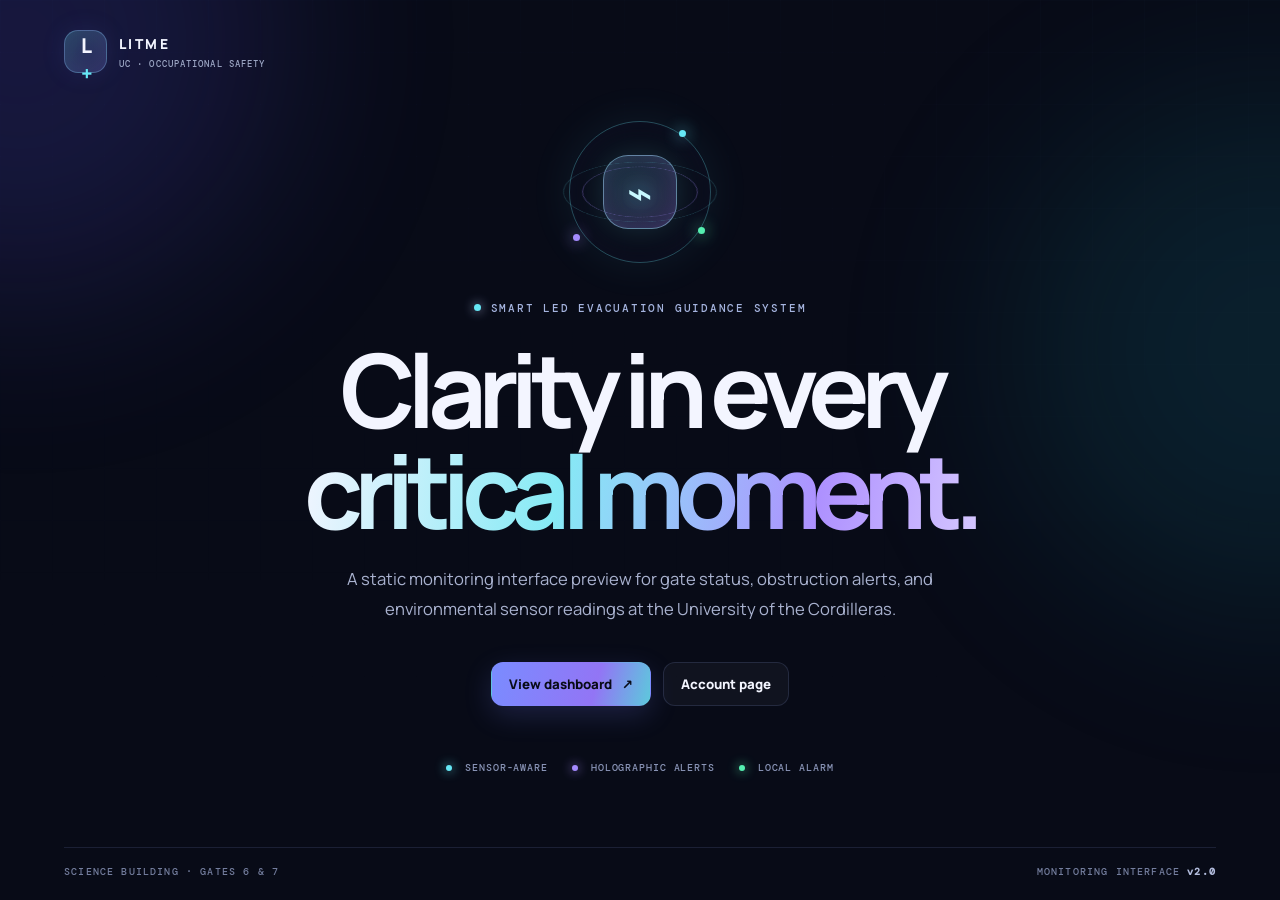
<file: index.html>
<!doctype html>
<html lang="en">
  <head><meta charset="utf-8"><meta name="viewport" content="width=device-width,initial-scale=1"><meta name="theme-color" content="#080b17"><title>LitMe | Smart Evacuation Monitoring</title><link rel="stylesheet" href="styles.css"></head>
  <body class="welcome-page"><div class="aurora a1"></div><div class="aurora a2"></div><div class="scan-grid"></div>
    <main class="welcome-shell"><a class="brand" href="index.html"><span class="brand-mark">L<span>+</span></span><span>LITME<small>UC · OCCUPATIONAL SAFETY</small></span></a>
      <div class="welcome-center"><div class="orbital"><div class="orbital-core"><span class="core-icon">⌁</span></div><span class="orbit-dot d1"></span><span class="orbit-dot d2"></span><span class="orbit-dot d3"></span></div>
        <p class="eyebrow"><span class="live-dot"></span> SMART LED EVACUATION GUIDANCE SYSTEM</p><h1>Clarity in every<br><span class="gradient-text">critical moment.</span></h1>
        <p class="welcome-copy">A static monitoring interface preview for gate status, obstruction alerts, and environmental sensor readings at the University of the Cordilleras.</p>
        <div class="welcome-actions"><a class="btn btn-primary" href="dashboard.html">View dashboard <span>↗</span></a><a class="btn btn-glass" href="auth.html">Account page</a></div>
        <div class="welcome-foot"><span><i class="tiny-dot cyan"></i> SENSOR-AWARE</span><span><i class="tiny-dot violet"></i> HOLOGRAPHIC ALERTS</span><span><i class="tiny-dot green"></i> LOCAL ALARM</span></div>
      </div><div class="welcome-bottom"><span>SCIENCE BUILDING · GATES 6 & 7</span><span>MONITORING INTERFACE <b>v2.0</b></span></div>
    </main>
  </body>
</html>
</file>
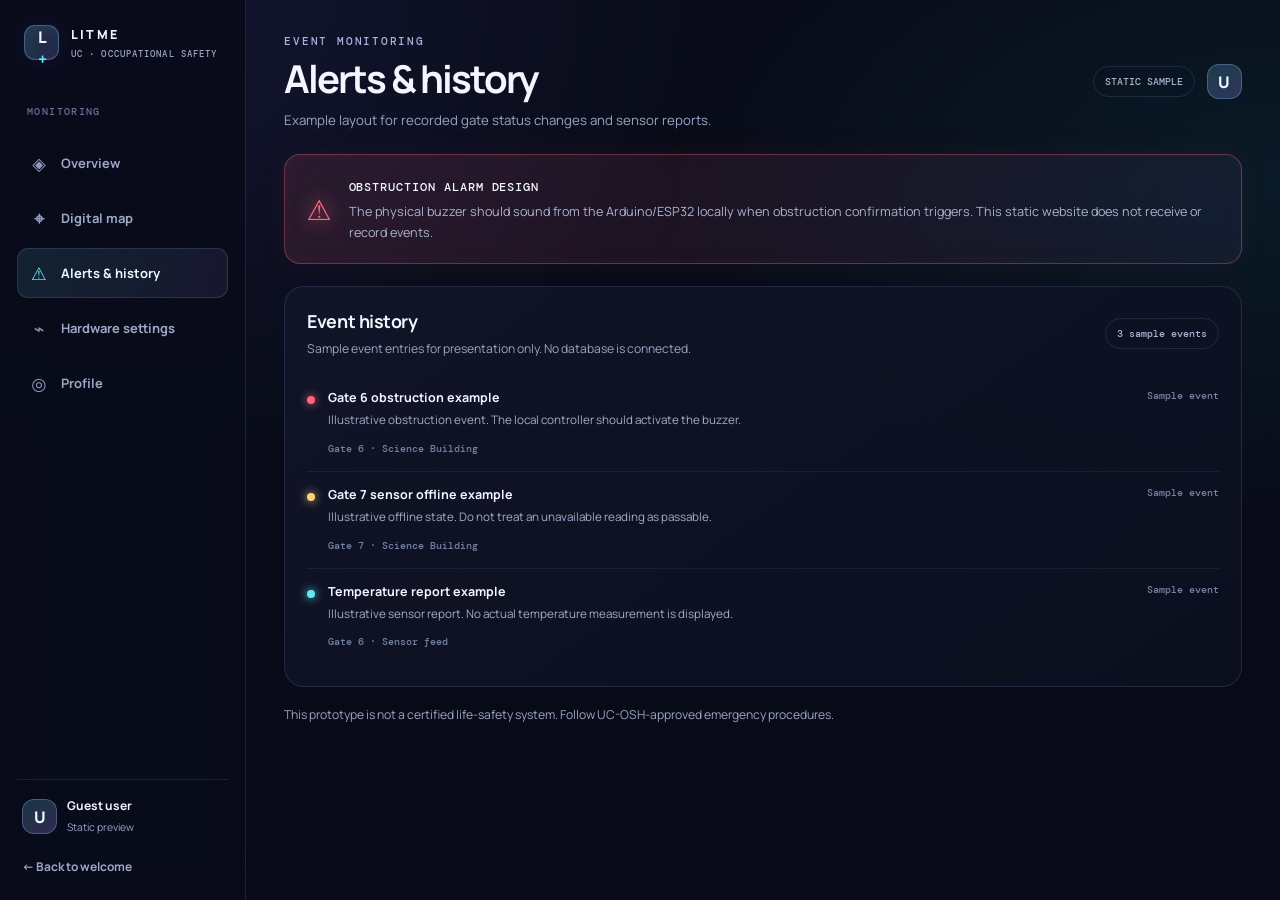
<file: alerts.html>
<!doctype html>
<html lang="en">
  <head>
    <meta charset="utf-8">
    <meta name="viewport" content="width=device-width,initial-scale=1">
    <title>Alerts | LitMe</title>
    <link rel="stylesheet" href="styles.css">
  </head>
  <body>
    <div class="app-layout">
      <aside class="sidebar">
      <a class="side-brand" href="index.html"><span class="brand-mark small">L<span>+</span></span><span>LITME<small>UC · OCCUPATIONAL SAFETY</small></span></a>
      <p class="side-section">MONITORING</p>
      <nav class="side-nav" aria-label="Main navigation">
        <a href="dashboard.html" class=""><span>◈</span>Overview</a>
        <a href="maps.html" class=""><span>⌖</span>Digital map</a>
        <a href="alerts.html" class="active"><span>⚠</span>Alerts & history</a>
        <a href="settings.html" class=""><span>⌁</span>Hardware settings</a>
        <a href="profile.html" class=""><span>◎</span>Profile</a>
      </nav>
      <div class="sidebar-bottom">
        <div class="user-mini"><span class="mini-avatar">U</span><div><b>Guest user</b><small>Static preview</small></div></div>
        <a class="side-nav-link" href="index.html">← Back to welcome</a>
      </div>
    </aside>
      <main class="app-main">
        <header class="topbar"><div><p class="eyebrow">EVENT MONITORING</p><h1>Alerts & history</h1><p class="muted">Example layout for recorded gate status changes and sensor reports.</p></div><div class="topbar-actions"><span class="pill">STATIC SAMPLE</span><a class="avatar-button" href="profile.html" aria-label="Open profile">U</a></div></header>
        <section class="holo-banner danger"><span class="holo-symbol">⚠</span><div><b>OBSTRUCTION ALARM DESIGN</b><p>The physical buzzer should sound from the Arduino/ESP32 locally when obstruction confirmation triggers. This static website does not receive or record events.</p></div></section>
        <section class="panel"><div class="section-heading"><div><h2>Event history</h2><p class="muted">Sample event entries for presentation only. No database is connected.</p></div><span class="pill">3 sample events</span></div>
          <div class="event-list">
            <article class="event-row"><span class="event-mark critical"></span><div class="event-content"><div class="event-heading"><b>Gate 6 obstruction example</b><small>Sample event</small></div><p>Illustrative obstruction event. The local controller should activate the buzzer.</p><small>Gate 6 · Science Building</small></div></article>
            <article class="event-row"><span class="event-mark warning"></span><div class="event-content"><div class="event-heading"><b>Gate 7 sensor offline example</b><small>Sample event</small></div><p>Illustrative offline state. Do not treat an unavailable reading as passable.</p><small>Gate 7 · Science Building</small></div></article>
            <article class="event-row"><span class="event-mark"></span><div class="event-content"><div class="event-heading"><b>Temperature report example</b><small>Sample event</small></div><p>Illustrative sensor report. No actual temperature measurement is displayed.</p><small>Gate 6 · Sensor feed</small></div></article>
          </div></section><p class="tiny muted">This prototype is not a certified life-safety system. Follow UC-OSH-approved emergency procedures.</p>
      </main>
    </div>
  </body>
</html>
</file>
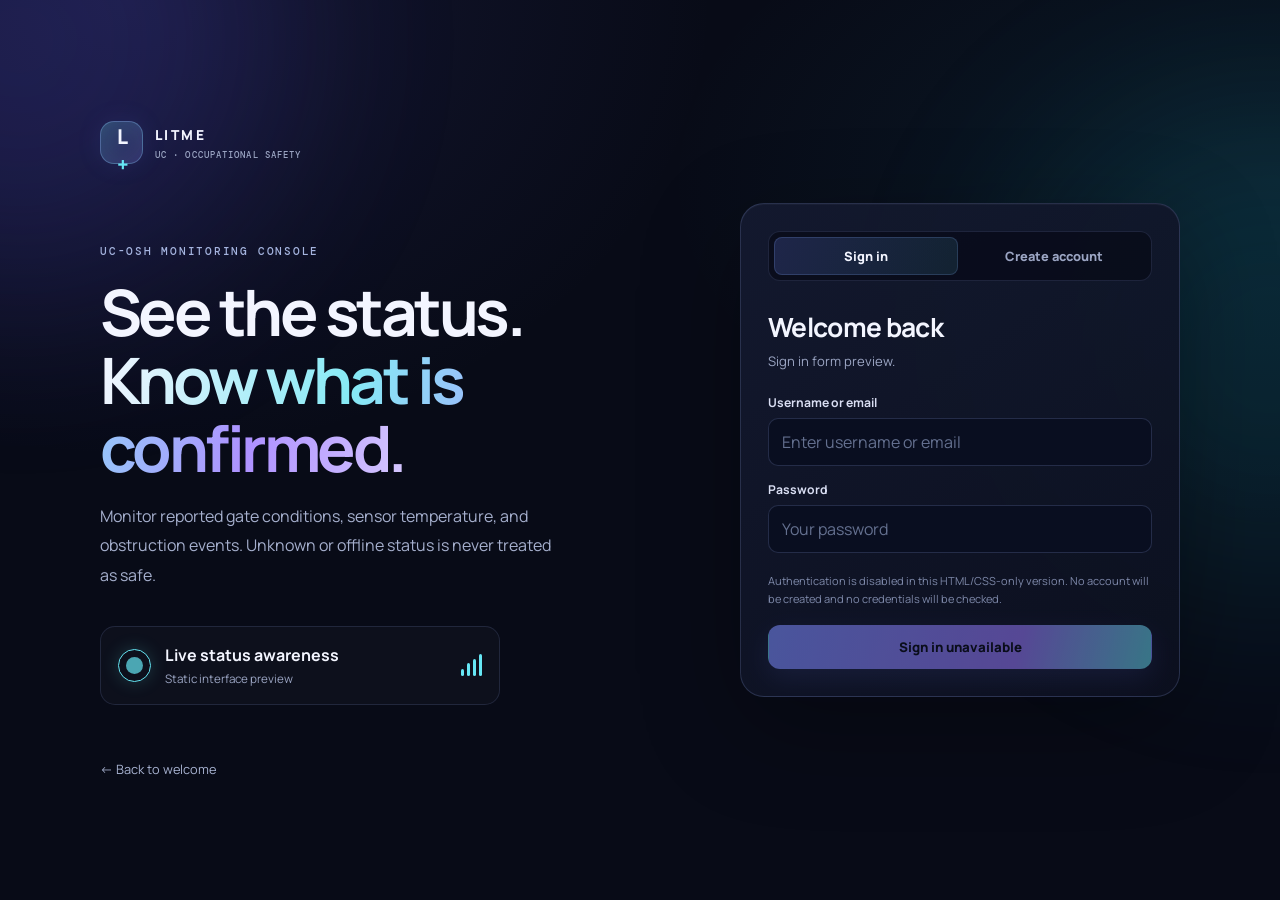
<file: auth.html>
<!doctype html>
<html lang="en">
  <head><meta charset="utf-8"><meta name="viewport" content="width=device-width,initial-scale=1"><title>Account access | LitMe</title><link rel="stylesheet" href="styles.css"></head>
  <body class="auth-page">
    <div class="aurora a1"></div><div class="aurora a2"></div>
    <main class="auth-layout">
      <section class="auth-intro"><a class="brand" href="index.html"><span class="brand-mark">L<span>+</span></span><span>LITME<small>UC · OCCUPATIONAL SAFETY</small></span></a><p class="eyebrow">UC-OSH MONITORING CONSOLE</p><h1>See the status.<br><span class="gradient-text">Know what is confirmed.</span></h1><p>Monitor reported gate conditions, sensor temperature, and obstruction events. Unknown or offline status is never treated as safe.</p><div class="mini-signal"><span class="signal-ring"></span><div><b>Live status awareness</b><small>Static interface preview</small></div><span class="signal-bars"><i></i><i></i><i></i><i></i></span></div><a class="back-link" href="index.html">← Back to welcome</a></section>
      <section class="auth-card glass-card"><div class="auth-switch">
        <input type="radio" name="auth-mode" id="login-mode" checked><input type="radio" name="auth-mode" id="signup-mode">
        <div class="auth-tabs"><label class="auth-tab login-tab" for="login-mode">Sign in</label><label class="auth-tab signup-tab" for="signup-mode">Create account</label></div>
        <div class="auth-form login-form"><h2>Welcome back</h2><p class="muted">Sign in form preview.</p><form action="#" method="get"><label for="login">Username or email</label><input id="login" name="login" autocomplete="username" placeholder="Enter username or email"><label for="login-password">Password</label><input id="login-password" name="password" type="password" autocomplete="current-password" placeholder="Your password"><p class="auth-disclaimer">Authentication is disabled in this HTML/CSS-only version. No account will be created and no credentials will be checked.</p><button class="btn btn-primary full" type="button" disabled>Sign in unavailable</button></form></div>
        <div class="auth-form signup-form"><h2>Create your account</h2><p class="muted">Create account form preview.</p><form action="#" method="get"><label for="fullName">Full name</label><input id="fullName" name="fullName" placeholder="Your name"><label for="username">Username</label><input id="username" name="username" placeholder="Choose a username"><label for="signup-email">Email address</label><input id="signup-email" name="email" type="email" placeholder="you@example.com"><label for="signup-password">Password</label><input id="signup-password" name="password" type="password" placeholder="At least 8 characters"><p class="auth-disclaimer">Account creation requires a backend. This form is for visual demonstration only.</p><button class="btn btn-primary full" type="button" disabled>Create account unavailable</button></form></div>
      </div></section>
    </main>
  </body>
</html>
</file>
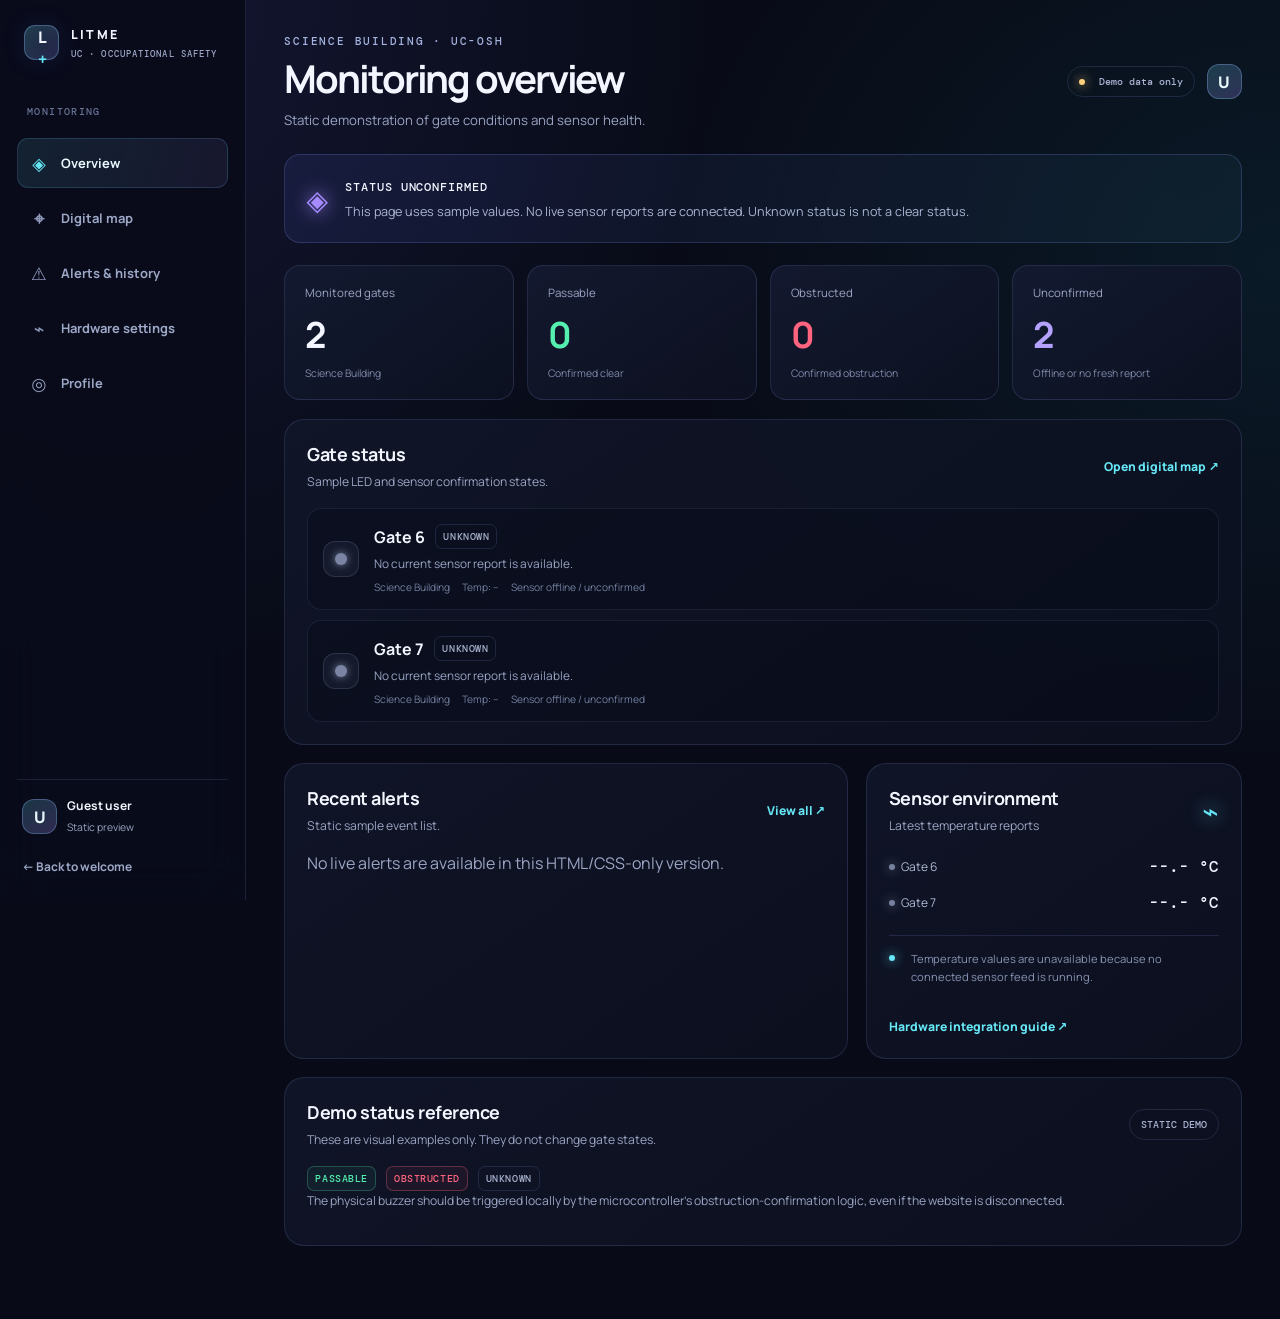
<file: dashboard.html>
<!doctype html>
<html lang="en">
  <head>
    <meta charset="utf-8">
    <meta name="viewport" content="width=device-width,initial-scale=1">
    <title>Dashboard | LitMe</title>
    <link rel="stylesheet" href="styles.css">
  </head>
  <body>
    <div class="app-layout">
      <aside class="sidebar">
      <a class="side-brand" href="index.html"><span class="brand-mark small">L<span>+</span></span><span>LITME<small>UC · OCCUPATIONAL SAFETY</small></span></a>
      <p class="side-section">MONITORING</p>
      <nav class="side-nav" aria-label="Main navigation">
        <a href="dashboard.html" class="active"><span>◈</span>Overview</a>
        <a href="maps.html" class=""><span>⌖</span>Digital map</a>
        <a href="alerts.html" class=""><span>⚠</span>Alerts & history</a>
        <a href="settings.html" class=""><span>⌁</span>Hardware settings</a>
        <a href="profile.html" class=""><span>◎</span>Profile</a>
      </nav>
      <div class="sidebar-bottom">
        <div class="user-mini"><span class="mini-avatar">U</span><div><b>Guest user</b><small>Static preview</small></div></div>
        <a class="side-nav-link" href="index.html">← Back to welcome</a>
      </div>
    </aside>
      <main class="app-main">
        <header class="topbar">
          <div><p class="eyebrow">SCIENCE BUILDING · UC-OSH</p><h1>Monitoring overview</h1><p class="muted">Static demonstration of gate conditions and sensor health.</p></div>
          <div class="topbar-actions"><span class="pill"><i class="tiny-dot amber"></i> Demo data only</span><a class="avatar-button" href="profile.html" aria-label="Open profile">U</a></div>
        </header>
        <section class="holo-banner neutral"><span class="holo-symbol">◈</span><div><b>STATUS UNCONFIRMED</b><p>This page uses sample values. No live sensor reports are connected. Unknown status is not a clear status.</p></div></section>
        <section class="stat-grid">
          <article class="stat-card"><span class="stat-label">Monitored gates</span><strong>2</strong><span class="stat-foot">Science Building</span></article>
          <article class="stat-card stat-green"><span class="stat-label">Passable</span><strong>0</strong><span class="stat-foot">Confirmed clear</span></article>
          <article class="stat-card stat-red"><span class="stat-label">Obstructed</span><strong>0</strong><span class="stat-foot">Confirmed obstruction</span></article>
          <article class="stat-card stat-violet"><span class="stat-label">Unconfirmed</span><strong>2</strong><span class="stat-foot">Offline or no fresh report</span></article>
        </section>
        <section class="panel">
          <div class="section-heading"><div><h2>Gate status</h2><p class="muted">Sample LED and sensor confirmation states.</p></div><a href="maps.html" class="text-link">Open digital map ↗</a></div>
          <div class="gate-list">
            <article class="gate-card"><div class="led unknown"><span></span></div><div class="gate-main"><div class="gate-title-row"><h3>Gate 6</h3><span class="status-chip unknown">UNKNOWN</span></div><p>No current sensor report is available.</p><div class="gate-meta"><span>Science Building</span><span>Temp: --</span><span>Sensor offline / unconfirmed</span></div></div></article>
            <article class="gate-card"><div class="led unknown"><span></span></div><div class="gate-main"><div class="gate-title-row"><h3>Gate 7</h3><span class="status-chip unknown">UNKNOWN</span></div><p>No current sensor report is available.</p><div class="gate-meta"><span>Science Building</span><span>Temp: --</span><span>Sensor offline / unconfirmed</span></div></div></article>
          </div>
        </section>
        <section class="content-grid">
          <article class="panel"><div class="section-heading"><div><h2>Recent alerts</h2><p class="muted">Static sample event list.</p></div><a href="alerts.html" class="text-link">View all ↗</a></div><div class="event-list"><p class="muted">No live alerts are available in this HTML/CSS-only version.</p></div></article>
          <article class="panel sensor-panel"><div class="section-heading"><div><h2>Sensor environment</h2><p class="muted">Latest temperature reports</p></div><span class="sensor-icon">⌁</span></div><div class="temperature-list"><div class="temp-row"><span><i class="tiny-dot gray"></i>Gate 6</span><b>--.- °C</b></div><div class="temp-row"><span><i class="tiny-dot gray"></i>Gate 7</span><b>--.- °C</b></div></div><div class="sensor-note"><span class="tiny-dot cyan"></span><p>Temperature values are unavailable because no connected sensor feed is running.</p></div><a href="settings.html" class="text-link">Hardware integration guide ↗</a></article>
        </section>
        <section class="panel"><div class="section-heading"><div><h2>Demo status reference</h2><p class="muted">These are visual examples only. They do not change gate states.</p></div><span class="pill">STATIC DEMO</span></div><div class="test-controls"><span class="status-chip passable">PASSABLE</span><span class="status-chip obstructed">OBSTRUCTED</span><span class="status-chip unknown">UNKNOWN</span></div><p class="tiny muted">The physical buzzer should be triggered locally by the microcontroller's obstruction-confirmation logic, even if the website is disconnected.</p></section>
      </main>
    </div>
  </body>
</html>
</file>
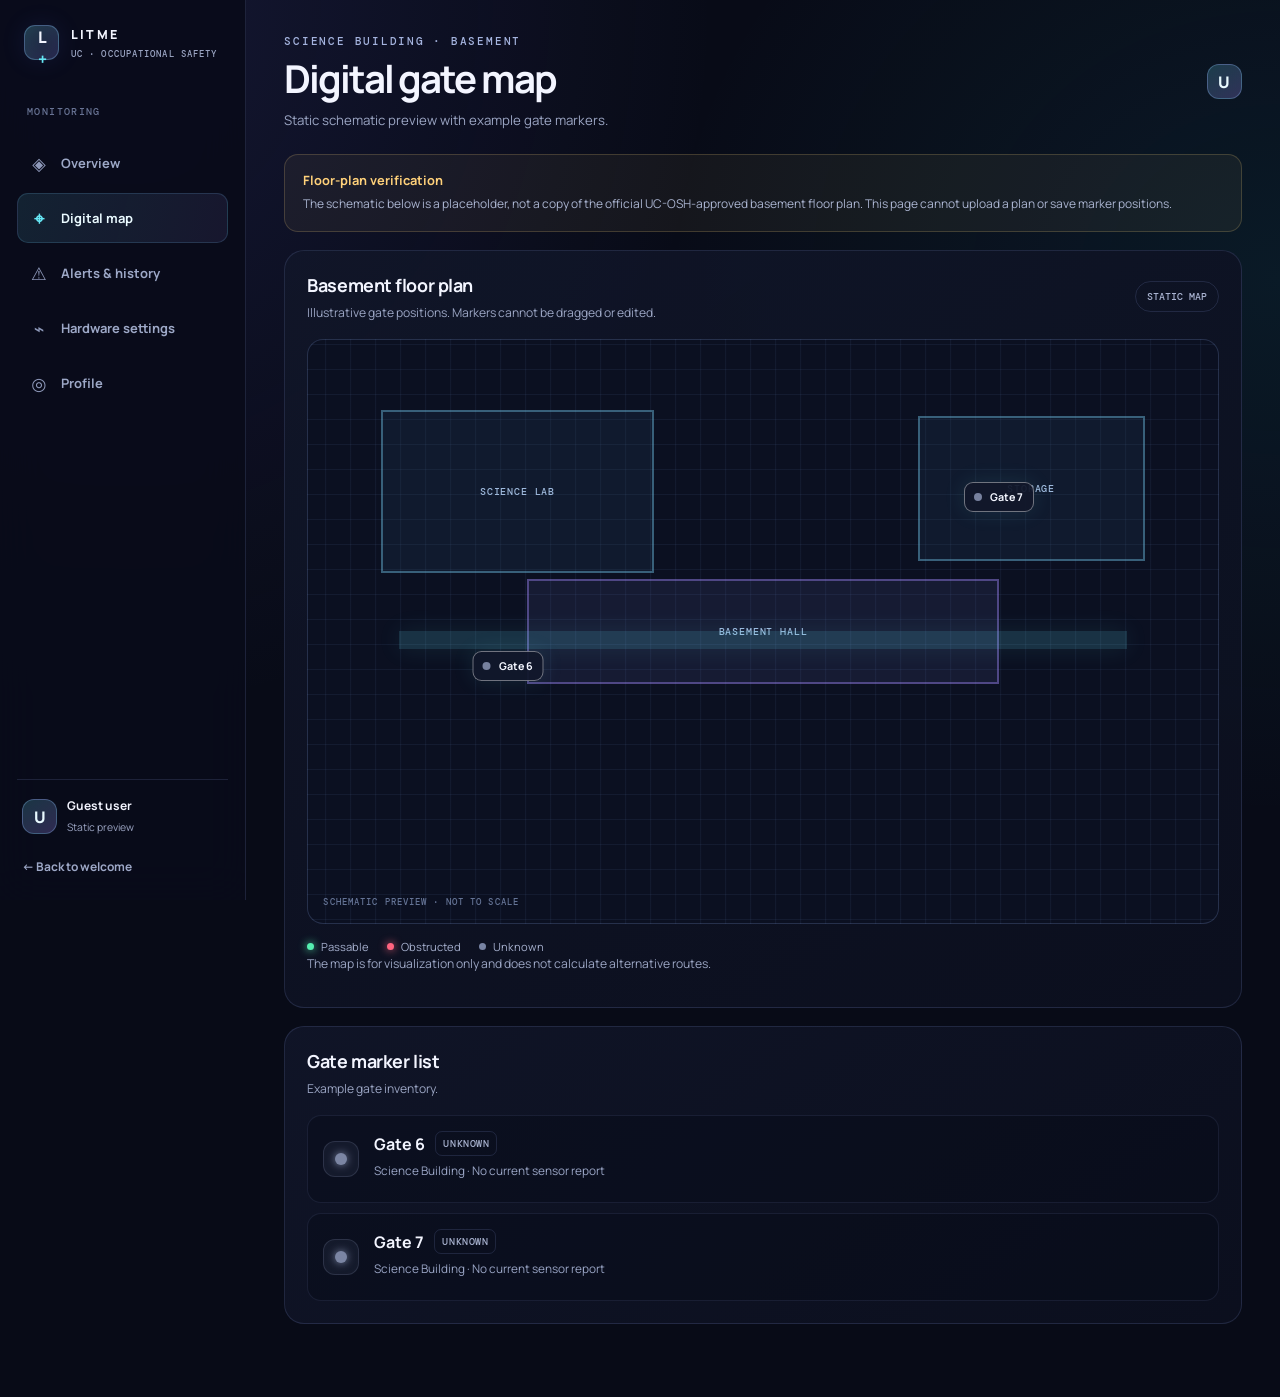
<file: maps.html>
<!doctype html>
<html lang="en">
  <head>
    <meta charset="utf-8">
    <meta name="viewport" content="width=device-width,initial-scale=1">
    <title>Digital floor plan | LitMe</title>
    <link rel="stylesheet" href="styles.css">
  </head>
  <body>
    <div class="app-layout">
      <aside class="sidebar">
      <a class="side-brand" href="index.html"><span class="brand-mark small">L<span>+</span></span><span>LITME<small>UC · OCCUPATIONAL SAFETY</small></span></a>
      <p class="side-section">MONITORING</p>
      <nav class="side-nav" aria-label="Main navigation">
        <a href="dashboard.html" class=""><span>◈</span>Overview</a>
        <a href="maps.html" class="active"><span>⌖</span>Digital map</a>
        <a href="alerts.html" class=""><span>⚠</span>Alerts & history</a>
        <a href="settings.html" class=""><span>⌁</span>Hardware settings</a>
        <a href="profile.html" class=""><span>◎</span>Profile</a>
      </nav>
      <div class="sidebar-bottom">
        <div class="user-mini"><span class="mini-avatar">U</span><div><b>Guest user</b><small>Static preview</small></div></div>
        <a class="side-nav-link" href="index.html">← Back to welcome</a>
      </div>
    </aside>
      <main class="app-main">
        <header class="topbar"><div><p class="eyebrow">SCIENCE BUILDING · BASEMENT</p><h1>Digital gate map</h1><p class="muted">Static schematic preview with example gate markers.</p></div><div class="topbar-actions"><a class="avatar-button" href="profile.html" aria-label="Open profile">U</a></div></header>
        <section class="notice notice-warning"><b>Floor-plan verification</b><span>The schematic below is a placeholder, not a copy of the official UC-OSH-approved basement floor plan. This page cannot upload a plan or save marker positions.</span></section>
        <section class="panel"><div class="section-heading"><div><h2>Basement floor plan</h2><p class="muted">Illustrative gate positions. Markers cannot be dragged or edited.</p></div><span class="pill">STATIC MAP</span></div>
          <div class="map-canvas"><div class="schematic"><div class="room room-a">SCIENCE LAB</div><div class="room room-b">BASEMENT HALL</div><div class="room room-c">STORAGE</div><div class="hallway"></div><div class="map-caption">SCHEMATIC PREVIEW · NOT TO SCALE</div></div><div class="static-markers"><span class="map-marker unknown marker-one"><i class="marker-pulse"></i><b>Gate 6</b></span><span class="map-marker unknown marker-two"><i class="marker-pulse"></i><b>Gate 7</b></span></div></div>
          <div class="map-legend"><span><i class="dot dot-green"></i> Passable</span><span><i class="dot dot-red"></i> Obstructed</span><span><i class="dot dot-gray"></i> Unknown</span></div><p class="tiny muted">The map is for visualization only and does not calculate alternative routes.</p></section>
        <section class="panel"><div class="section-heading"><div><h2>Gate marker list</h2><p class="muted">Example gate inventory.</p></div></div><div class="gate-list"><article class="gate-card"><div class="led unknown"><span></span></div><div class="gate-main"><div class="gate-title-row"><h3>Gate 6</h3><span class="status-chip unknown">UNKNOWN</span></div><p>Science Building · No current sensor report</p></div></article><article class="gate-card"><div class="led unknown"><span></span></div><div class="gate-main"><div class="gate-title-row"><h3>Gate 7</h3><span class="status-chip unknown">UNKNOWN</span></div><p>Science Building · No current sensor report</p></div></article></div></section>
      </main>
    </div>
  </body>
</html>
</file>
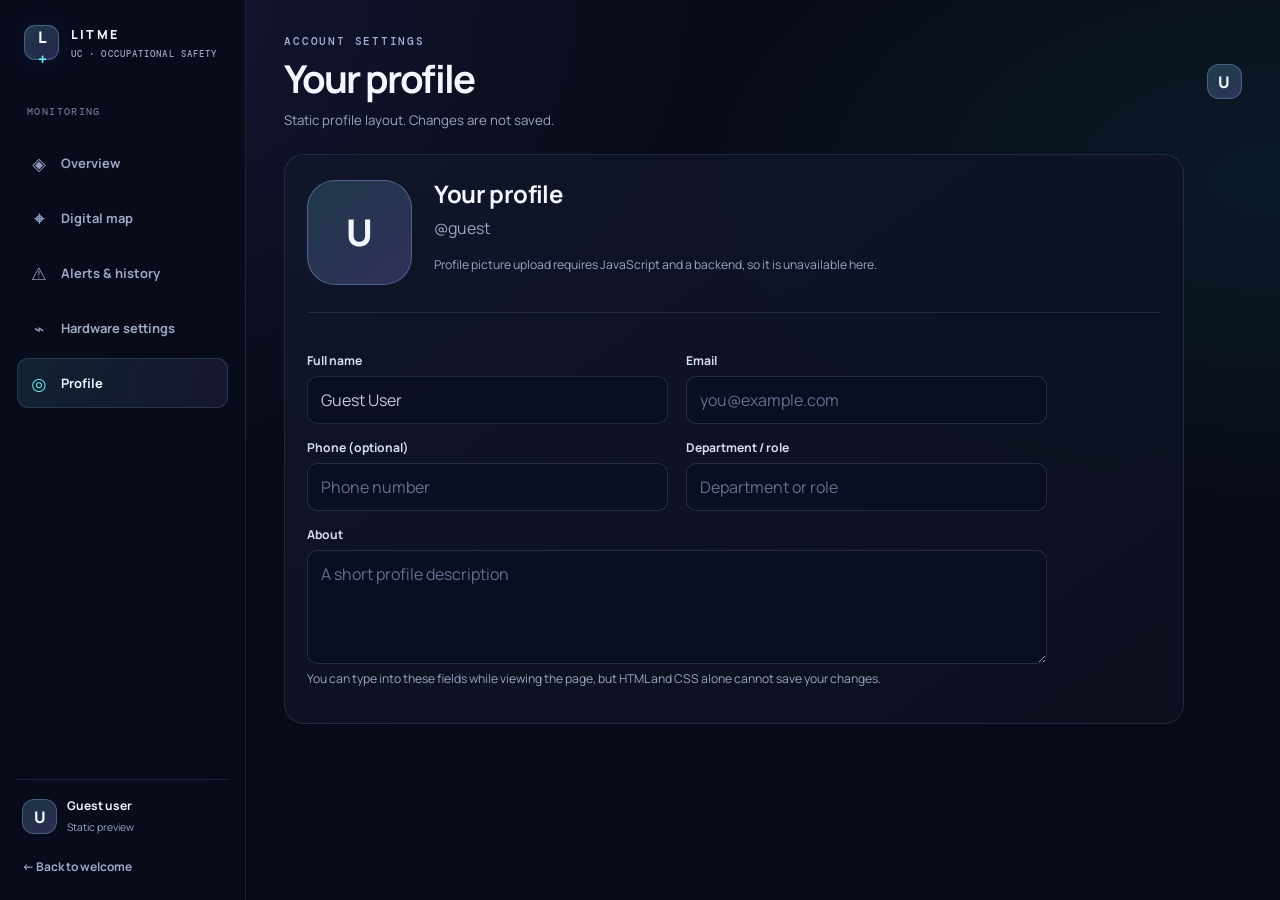
<file: profile.html>
<!doctype html>
<html lang="en">
  <head>
    <meta charset="utf-8">
    <meta name="viewport" content="width=device-width,initial-scale=1">
    <title>Profile | LitMe</title>
    <link rel="stylesheet" href="styles.css">
  </head>
  <body>
    <div class="app-layout">
      <aside class="sidebar">
      <a class="side-brand" href="index.html"><span class="brand-mark small">L<span>+</span></span><span>LITME<small>UC · OCCUPATIONAL SAFETY</small></span></a>
      <p class="side-section">MONITORING</p>
      <nav class="side-nav" aria-label="Main navigation">
        <a href="dashboard.html" class=""><span>◈</span>Overview</a>
        <a href="maps.html" class=""><span>⌖</span>Digital map</a>
        <a href="alerts.html" class=""><span>⚠</span>Alerts & history</a>
        <a href="settings.html" class=""><span>⌁</span>Hardware settings</a>
        <a href="profile.html" class="active"><span>◎</span>Profile</a>
      </nav>
      <div class="sidebar-bottom">
        <div class="user-mini"><span class="mini-avatar">U</span><div><b>Guest user</b><small>Static preview</small></div></div>
        <a class="side-nav-link" href="index.html">← Back to welcome</a>
      </div>
    </aside>
      <main class="app-main">
        <header class="topbar"><div><p class="eyebrow">ACCOUNT SETTINGS</p><h1>Your profile</h1><p class="muted">Static profile layout. Changes are not saved.</p></div><div class="topbar-actions"><span class="avatar-button">U</span></div></header>
        <section class="panel profile-panel"><div class="profile-hero"><div class="profile-photo-wrap"><div class="profile-photo-fallback">U</div></div><div><h2>Your profile</h2><p class="muted">@guest</p><p class="tiny muted">Profile picture upload requires JavaScript and a backend, so it is unavailable here.</p></div></div>
          <div class="profile-form"><div class="form-grid"><div><label for="fullName">Full name</label><input id="fullName" value="Guest User" readonly></div><div><label for="email">Email</label><input id="email" type="email" placeholder="you@example.com"></div><div><label for="phone">Phone (optional)</label><input id="phone" placeholder="Phone number"></div><div><label for="department">Department / role</label><input id="department" placeholder="Department or role"></div><div class="wide"><label for="bio">About</label><textarea id="bio" rows="4" placeholder="A short profile description"></textarea></div></div><p class="tiny muted">You can type into these fields while viewing the page, but HTML and CSS alone cannot save your changes.</p></div></section>
      </main>
    </div>
  </body>
</html>
</file>
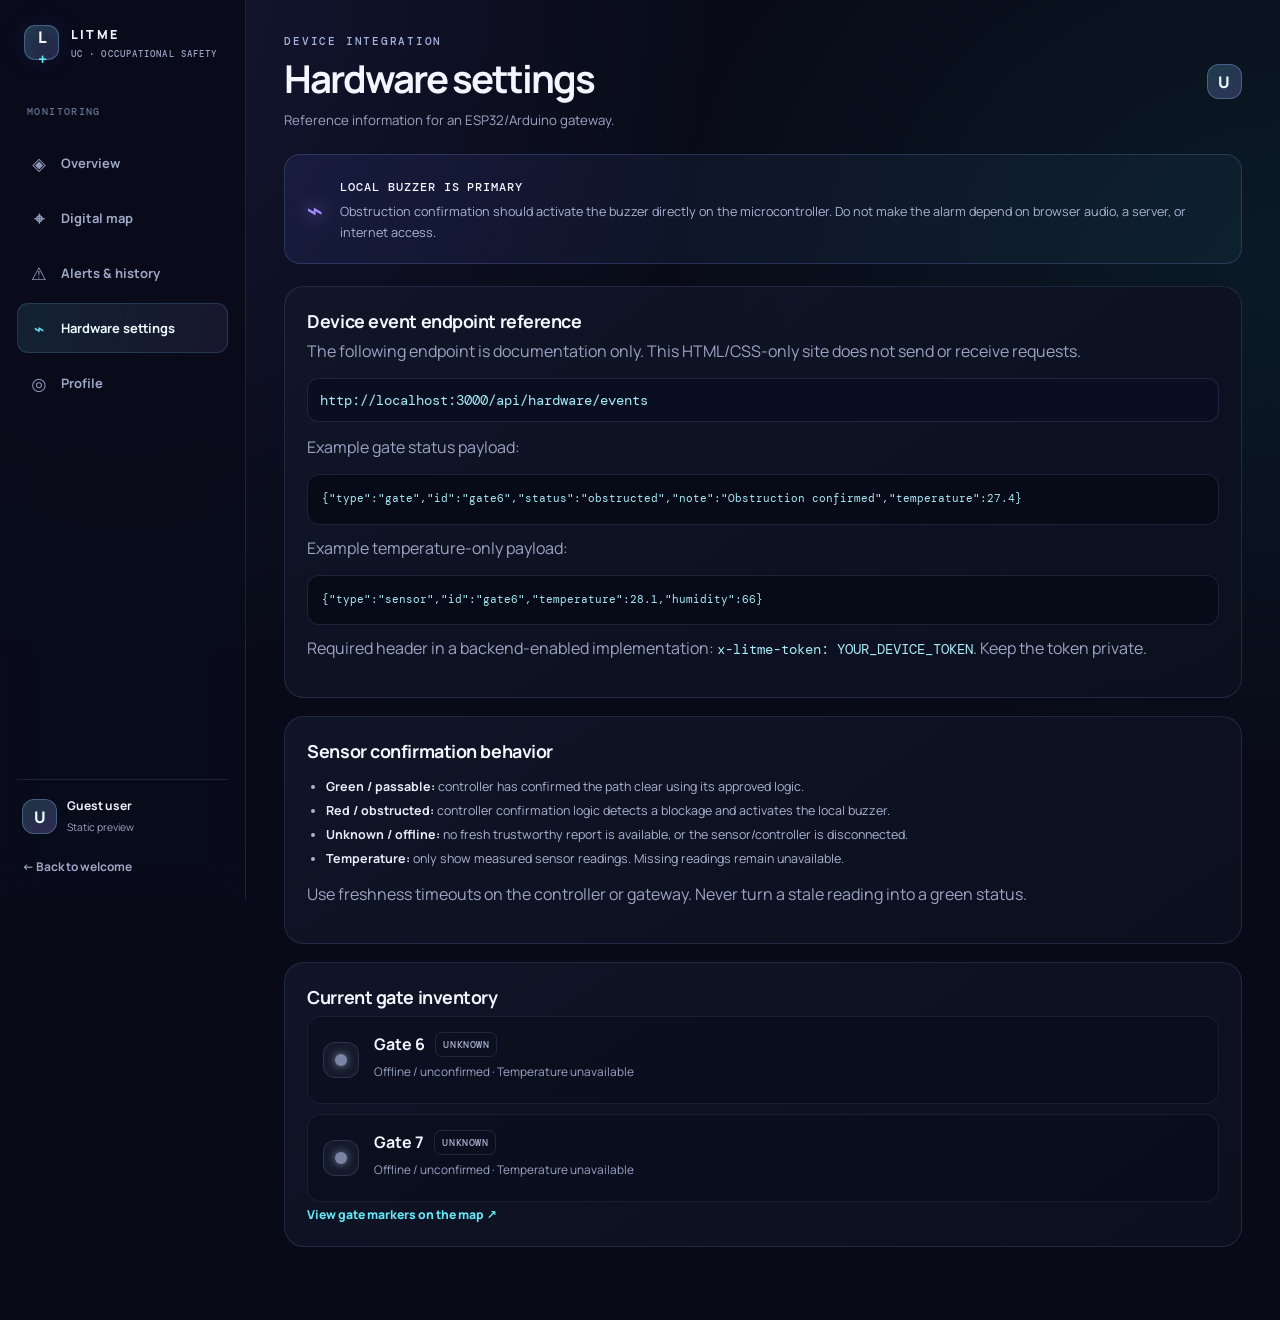
<file: settings.html>
<!doctype html>
<html lang="en">
  <head>
    <meta charset="utf-8">
    <meta name="viewport" content="width=device-width,initial-scale=1">
    <title>Hardware & settings | LitMe</title>
    <link rel="stylesheet" href="styles.css">
  </head>
  <body>
    <div class="app-layout">
      <aside class="sidebar">
      <a class="side-brand" href="index.html"><span class="brand-mark small">L<span>+</span></span><span>LITME<small>UC · OCCUPATIONAL SAFETY</small></span></a>
      <p class="side-section">MONITORING</p>
      <nav class="side-nav" aria-label="Main navigation">
        <a href="dashboard.html" class=""><span>◈</span>Overview</a>
        <a href="maps.html" class=""><span>⌖</span>Digital map</a>
        <a href="alerts.html" class=""><span>⚠</span>Alerts & history</a>
        <a href="settings.html" class="active"><span>⌁</span>Hardware settings</a>
        <a href="profile.html" class=""><span>◎</span>Profile</a>
      </nav>
      <div class="sidebar-bottom">
        <div class="user-mini"><span class="mini-avatar">U</span><div><b>Guest user</b><small>Static preview</small></div></div>
        <a class="side-nav-link" href="index.html">← Back to welcome</a>
      </div>
    </aside>
      <main class="app-main">
        <header class="topbar"><div><p class="eyebrow">DEVICE INTEGRATION</p><h1>Hardware settings</h1><p class="muted">Reference information for an ESP32/Arduino gateway.</p></div><div class="topbar-actions"><a class="avatar-button" href="profile.html" aria-label="Open profile">U</a></div></header>
        <section class="holo-banner neutral"><span class="holo-symbol">⌁</span><div><b>LOCAL BUZZER IS PRIMARY</b><p>Obstruction confirmation should activate the buzzer directly on the microcontroller. Do not make the alarm depend on browser audio, a server, or internet access.</p></div></section>
        <section class="panel"><h2>Device event endpoint reference</h2><p class="muted">The following endpoint is documentation only. This HTML/CSS-only site does not send or receive requests.</p><div class="endpoint-box"><code>http://localhost:3000/api/hardware/events</code></div><p class="muted">Example gate status payload:</p><pre><code>{"type":"gate","id":"gate6","status":"obstructed","note":"Obstruction confirmed","temperature":27.4}</code></pre><p class="muted">Example temperature-only payload:</p><pre><code>{"type":"sensor","id":"gate6","temperature":28.1,"humidity":66}</code></pre><p class="muted">Required header in a backend-enabled implementation: <code>x-litme-token: YOUR_DEVICE_TOKEN</code>. Keep the token private.</p></section>
        <section class="panel"><h2>Sensor confirmation behavior</h2><ul class="definition-list"><li><b>Green / passable:</b> controller has confirmed the path clear using its approved logic.</li><li><b>Red / obstructed:</b> controller confirmation logic detects a blockage and activates the local buzzer.</li><li><b>Unknown / offline:</b> no fresh trustworthy report is available, or the sensor/controller is disconnected.</li><li><b>Temperature:</b> only show measured sensor readings. Missing readings remain unavailable.</li></ul><p class="muted">Use freshness timeouts on the controller or gateway. Never turn a stale reading into a green status.</p></section>
        <section class="panel"><h2>Current gate inventory</h2><div class="gate-list"><article class="gate-card"><div class="led unknown"><span></span></div><div class="gate-main"><div class="gate-title-row"><h3>Gate 6</h3><span class="status-chip unknown">UNKNOWN</span></div><p>Offline / unconfirmed · Temperature unavailable</p></div></article><article class="gate-card"><div class="led unknown"><span></span></div><div class="gate-main"><div class="gate-title-row"><h3>Gate 7</h3><span class="status-chip unknown">UNKNOWN</span></div><p>Offline / unconfirmed · Temperature unavailable</p></div></article></div><a class="text-link" href="maps.html">View gate markers on the map ↗</a></section>
      </main>
    </div>
  </body>
</html>
</file>
<file: styles.css>
@import url('https://fonts.googleapis.com/css2?family=DM+Mono:wght@400;500&family=Manrope:wght@400;500;600;700;800&display=swap');
/* ===== Base styles, typography and welcome page ===== */

:root {
  --bg: #080b17;
  --panel: #101528;
  --panel2: #141a30;
  --line: rgba(156, 177, 255, .14);
  --text: #f3f5ff;
  --muted: #9ba5c3;
  --cyan: #66e7f5;
  --violet: #a58bff;
  --green: #55efb0;
  --red: #ff647f;
  --amber: #ffd17a;
  --radius: 20px;
}

* {
  box-sizing: border-box;
}

html {
  min-height: 100%;
  background: var(--bg);
}

body {
  margin: 0;
  background: radial-gradient(ellipse at 10% 0%, rgba(83, 80, 190, .16), transparent 36%), radial-gradient(ellipse at 100% 20%, rgba(32, 178, 198, .09), transparent 34%), var(--bg);
  color: var(--text);
  font-family: Manrope, system-ui, sans-serif;
  min-height: 100vh;
}

a {
  color: inherit;
  text-decoration: none;
}

button,
input,
textarea {
  font: inherit;
}

button,
a,
label {
  -webkit-tap-highlight-color: transparent;
}

button {
  cursor: pointer;
}

h1,
h2,
h3,
p {
  margin-top: 0;
}

h1 {
  font-size: clamp(2rem, 4vw, 3rem);
  line-height: 1.08;
  letter-spacing: -.055em;
  margin-bottom: 12px;
}

h2 {
  font-size: 1.12rem;
  letter-spacing: -.025em;
  margin-bottom: 7px;
}

h3 {
  font-size: 1rem;
  margin-bottom: 5px;
}

.muted {
  color: var(--muted);
}

.tiny {
  font-size: .76rem;
  line-height: 1.6;
}

.eyebrow {
  font: 500 .69rem 'DM Mono', monospace;
  letter-spacing: .16em;
  color: #a5b4df;
  text-transform: uppercase;
}

.gradient-text {
  background: linear-gradient(100deg, #f4f5ff 0%, #86eaf5 38%, #ae91ff 76%, #d5c7ff 100%);
  -webkit-background-clip: text;
  background-clip: text;
  color: transparent;
}

.aurora {
  position: fixed;
  width: 520px;
  height: 520px;
  filter: blur(100px);
  opacity: .19;
  border-radius: 50%;
  pointer-events: none;
  z-index: 0;
}

.a1 {
  background: #5a51e6;
  left: -240px;
  top: -220px;
}

.a2 {
  background: #19b6c9;
  right: -250px;
  top: 10%;
  opacity: .12;
}

.welcome-page {
  overflow: hidden;
  background: #080b17;
}

.scan-grid {
  position: fixed;
  inset: 0;
  pointer-events: none;
  opacity: .15;
  background-image: linear-gradient(rgba(130, 157, 227, .09) 1px, transparent 1px), linear-gradient(90deg, rgba(130, 157, 227, .09) 1px, transparent 1px);
  background-size: 52px 52px;
  mask-image: linear-gradient(to bottom, black, transparent 90%);
}

.welcome-shell {
  position: relative;
  z-index: 1;
  min-height: 100vh;
  max-width: 1440px;
  margin: auto;
  padding: 30px 5vw 22px;
  display: flex;
  flex-direction: column;
}

.brand,
.side-brand {
  display: inline-flex;
  align-items: center;
  gap: 12px;
  font-size: .86rem;
  font-weight: 800;
  letter-spacing: .18em;
}

.brand small,
.side-brand small {
  display: block;
  font: 500 .57rem 'DM Mono', monospace;
  letter-spacing: .12em;
  color: var(--muted);
  margin-top: 5px;
}

.brand-mark {
  width: 43px;
  height: 43px;
  border-radius: 14px;
  display: grid;
  place-items: center;
  background: linear-gradient(135deg, rgba(109, 228, 244, .2), rgba(156, 123, 255, .18));
  border: 1px solid rgba(139, 204, 255, .34);
  font-size: 1.28rem;
  letter-spacing: -.1em;
  box-shadow: inset 0 0 22px rgba(111, 221, 255, .08), 0 0 26px rgba(97, 123, 255, .1);
}

.brand-mark span {
  color: var(--cyan);
}

.brand-mark.small {
  width: 35px;
  height: 35px;
  border-radius: 11px;
  font-size: 1rem;
}

.welcome-center {
  margin: auto;
  max-width: 740px;
  text-align: center;
  padding: 40px 0 65px;
  display: flex;
  align-items: center;
  flex-direction: column;
}

.orbital {
  width: 142px;
  height: 142px;
  border-radius: 50%;
  border: 1px solid rgba(111, 227, 245, .3);
  display: grid;
  place-items: center;
  position: relative;
  margin-bottom: 38px;
  box-shadow: 0 0 45px rgba(102, 231, 245, .08), inset 0 0 30px rgba(165, 139, 255, .06);
  animation: float 6s ease-in-out infinite;
}

.orbital:before,
.orbital:after {
  content: "";
  position: absolute;
  inset: 12px;
  border: 1px solid rgba(165, 139, 255, .32);
  border-radius: 50%;
  transform: rotateX(64deg) rotate(-20deg);
}

.orbital:after {
  inset: -7px;
  border-color: rgba(102, 231, 245, .2);
  transform: rotateX(67deg) rotate(36deg);
}

.orbital-core {
  width: 74px;
  height: 74px;
  border-radius: 25px;
  display: grid;
  place-items: center;
  background: linear-gradient(145deg, rgba(105, 226, 245, .17), rgba(165, 139, 255, .22));
  border: 1px solid rgba(161, 222, 255, .5);
  box-shadow: 0 0 35px rgba(103, 218, 245, .18), inset 0 0 20px rgba(165, 139, 255, .16);
}

.core-icon {
  font-size: 2.7rem;
  color: #c7f8ff;
  text-shadow: 0 0 24px var(--cyan);
}

.orbit-dot {
  position: absolute;
  width: 7px;
  height: 7px;
  border-radius: 50%;
  background: var(--cyan);
  box-shadow: 0 0 15px var(--cyan);
}

.d1 {
  top: 8px;
  right: 24px;
}

.d2 {
  bottom: 21px;
  left: 3px;
  background: var(--violet);
  box-shadow: 0 0 15px var(--violet);
}

.d3 {
  right: 5px;
  bottom: 28px;
  background: var(--green);
  box-shadow: 0 0 15px var(--green);
}

.welcome-center .eyebrow {
  display: flex;
  align-items: center;
  gap: 10px;
}

.live-dot,
.tiny-dot {
  display: inline-block;
  width: 7px;
  height: 7px;
  border-radius: 50%;
  background: var(--cyan);
  box-shadow: 0 0 11px currentColor;
}

.welcome-center h1 {
  font-size: clamp(3.4rem, 8vw, 6.8rem);
  line-height: .99;
  margin: 13px 0 22px;
  letter-spacing: -.085em;
}

.welcome-copy {
  max-width: 590px;
  color: #a9b2cf;
  font-size: 1.04rem;
  line-height: 1.8;
}

.welcome-actions {
  display: flex;
  gap: 12px;
  justify-content: center;
  margin-top: 22px;
  flex-wrap: wrap;
}

.btn {
  border: 1px solid transparent;
  border-radius: 12px;
  padding: 12px 17px;
  display: inline-flex;
  align-items: center;
  justify-content: center;
  gap: 10px;
  font-weight: 800;
  font-size: .83rem;
  transition: transform .18s, border-color .18s, background .18s;
  color: var(--text);
  cursor: pointer;
}

.btn:hover {
  transform: translateY(-1px);
}

.btn-primary {
  background: linear-gradient(105deg, #7a8cff, #9275f5 65%, #5dc9dc);
  color: #080b17;
  box-shadow: 0 9px 28px rgba(115, 129, 255, .19);
}

.btn-glass,
.btn-quiet,
.btn-outline {
  background: rgba(255, 255, 255, .035);
  border-color: var(--line);
}

.btn-quiet:hover,
.btn-outline:hover,
.btn-glass:hover {
  border-color: rgba(102, 231, 245, .5);
  background: rgba(102, 231, 245, .06);
}

.btn-danger {
  background: rgba(255, 100, 127, .1);
  border-color: rgba(255, 100, 127, .28);
  color: #ff9bad;
}

.btn-small {
  font-size: .72rem;
  padding: 8px 10px;
  border-radius: 9px;
}

.full {
  width: 100%;
  margin-top: 16px;
}

.welcome-foot {
  display: flex;
  gap: 24px;
  flex-wrap: wrap;
  justify-content: center;
  margin-top: 55px;
  color: #8994b6;
  font: 500 .62rem 'DM Mono', monospace;
  letter-spacing: .09em;
}

.tiny-dot {
  width: 6px;
  height: 6px;
  margin-right: 6px;
}

.cyan {
  color: var(--cyan);
  background: var(--cyan);
}

.violet {
  color: var(--violet);
  background: var(--violet);
}

.green {
  color: var(--green);
  background: var(--green);
}

.amber {
  color: var(--amber);
  background: var(--amber);
}

.gray {
  color: #77819f;
  background: #77819f;
}

.welcome-bottom {
  display: flex;
  justify-content: space-between;
  gap: 15px;
  color: #737d9d;
  font: 500 .61rem 'DM Mono', monospace;
  letter-spacing: .12em;
  border-top: 1px solid rgba(159, 180, 255, .13);
  padding-top: 17px;
}

.welcome-bottom b {
  color: #b2bcdd;
}

@keyframes float {
  50% {
    transform: translateY(-8px) rotate(2deg);
  }
}

/* ===== Sign-in / create-account page ===== */

.auth-page {
  display: grid;
  place-items: center;
  padding: 28px;
  overflow-x: hidden;
}

.auth-layout {
  position: relative;
  z-index: 1;
  width: min(1080px, 100%);
  display: grid;
  grid-template-columns: 1fr minmax(330px, 440px);
  gap: clamp(32px, 7vw, 100px);
  align-items: center;
}

.auth-intro .eyebrow {
  margin-top: 80px;
}

.auth-intro h1 {
  font-size: clamp(2.8rem, 5vw, 4.5rem);
  line-height: 1.06;
  margin: 20px 0;
}

.auth-intro > p:not(.eyebrow) {
  color: #a5afcd;
  max-width: 470px;
  line-height: 1.85;
}

.mini-signal {
  display: flex;
  align-items: center;
  gap: 14px;
  margin: 35px 0;
  padding: 17px;
  border: 1px solid var(--line);
  border-radius: 15px;
  background: rgba(255, 255, 255, .025);
  max-width: 400px;
}

.signal-ring {
  width: 33px;
  height: 33px;
  border: 1px solid var(--cyan);
  border-radius: 50%;
  box-shadow: 0 0 18px rgba(102, 231, 245, .18);
  position: relative;
}

.signal-ring:after {
  content: "";
  position: absolute;
  inset: 7px;
  border-radius: 50%;
  background: var(--cyan);
  opacity: .7;
}

.mini-signal small {
  display: block;
  color: var(--muted);
  margin-top: 5px;
  font-size: .73rem;
}

.signal-bars {
  margin-left: auto;
  display: flex;
  gap: 3px;
  align-items: end;
  height: 22px;
}

.signal-bars i {
  width: 3px;
  background: var(--cyan);
  border-radius: 5px;
}

.signal-bars i:nth-child(1) {
  height: 7px;
}

.signal-bars i:nth-child(2) {
  height: 13px;
}

.signal-bars i:nth-child(3) {
  height: 17px;
}

.signal-bars i:nth-child(4) {
  height: 22px;
}

.back-link {
  display: inline-block;
  color: #a7b2d0;
  font-size: .8rem;
  margin-top: 20px;
}

.glass-card {
  background: linear-gradient(145deg, rgba(20, 26, 48, .94), rgba(12, 16, 31, .94));
  border: 1px solid rgba(159, 181, 255, .18);
  box-shadow: 0 30px 100px rgba(0, 0, 0, .3), inset 0 1px rgba(255, 255, 255, .03);
  border-radius: 24px;
  padding: 27px;
}

.auth-tabs {
  display: grid;
  grid-template-columns: 1fr 1fr;
  gap: 5px;
  padding: 5px;
  background: rgba(4, 7, 17, .55);
  border: 1px solid var(--line);
  border-radius: 12px;
  margin-bottom: 28px;
}

.auth-tab {
  border: 0;
  background: transparent;
  color: var(--muted);
  padding: 10px;
  border-radius: 8px;
  font-weight: 800;
  font-size: .8rem;
}

.auth-tab.active {
  color: var(--text);
  background: linear-gradient(110deg, rgba(111, 136, 255, .2), rgba(102, 231, 245, .1));
  box-shadow: inset 0 0 0 1px rgba(135, 173, 255, .19);
}

.auth-card h2 {
  font-size: 1.65rem;
}

.auth-card .muted {
  font-size: .82rem;
  margin-bottom: 24px;
}

.auth-disclaimer {
  font-size: .69rem;
  line-height: 1.65;
  color: #7e89aa;
  margin: 19px 0 0;
}

label {
  display: block;
  font-size: .76rem;
  font-weight: 700;
  color: #d9def3;
  margin: 15px 0 7px;
}

input,
textarea {
  width: 100%;
  background: #090e20;
  border: 1px solid rgba(153, 174, 244, .19);
  color: var(--text);
  border-radius: 10px;
  padding: 12px 13px;
  outline: none;
}

input:focus,
textarea:focus {
  border-color: rgba(102, 231, 245, .6);
  box-shadow: 0 0 0 3px rgba(102, 231, 245, .06);
}

input::placeholder,
textarea::placeholder {
  color: #64708f;
}

.form-error {
  color: #ff8ea2;
  font-size: .78rem;
  margin: 12px 0 0;
}

/* ===== App layout and components ===== */

.app-layout {
  position: relative;
  min-height: 100vh;
}

.sidebar {
  position: fixed;
  left: 0;
  top: 0;
  bottom: 0;
  width: 246px;
  background: rgba(9, 12, 26, .91);
  border-right: 1px solid var(--line);
  backdrop-filter: blur(20px);
  padding: 25px 17px;
  display: flex;
  flex-direction: column;
  z-index: 10;
}

.side-brand {
  padding: 0 7px 31px;
  font-size: .78rem;
}

.side-section {
  font: 500 .62rem 'DM Mono', monospace;
  letter-spacing: .14em;
  color: #687394;
  padding: 14px 10px 10px;
}

.side-nav {
  display: grid;
  gap: 5px;
}

.side-nav a {
  display: flex;
  align-items: center;
  gap: 12px;
  padding: 12px 11px;
  border: 1px solid transparent;
  border-radius: 11px;
  color: #9da8c7;
  font-size: .81rem;
  font-weight: 700;
}

.side-nav a > span {
  font-size: 1.1rem;
  width: 20px;
  text-align: center;
  color: #8f9abb;
}

.side-nav a.active {
  color: #eafaff;
  background: linear-gradient(105deg, rgba(100, 231, 245, .11), rgba(165, 139, 255, .09));
  border-color: rgba(120, 204, 255, .16);
}

.side-nav a.active > span {
  color: var(--cyan);
}

.sidebar-bottom {
  margin-top: auto;
  border-top: 1px solid var(--line);
  padding-top: 17px;
}

.user-mini {
  display: flex;
  gap: 10px;
  align-items: center;
  padding: 0 5px 12px;
}

.mini-avatar,
.avatar-button {
  width: 35px;
  height: 35px;
  border-radius: 12px;
  background: linear-gradient(145deg, rgba(102, 231, 245, .2), rgba(165, 139, 255, .25));
  border: 1px solid rgba(146, 200, 255, .3);
  display: grid;
  place-items: center;
  font-weight: 800;
  color: #e9faff;
  overflow: hidden;
}

.mini-avatar img,
.avatar-button img {
  width: 100%;
  height: 100%;
  object-fit: cover;
}

.user-mini b {
  display: block;
  font-size: .75rem;
}

.user-mini small {
  font-size: .65rem;
  color: var(--muted);
}

.signout {
  background: transparent;
  border: 0;
  color: #a3adca;
  padding: 10px 7px;
  font-size: .76rem;
}

.sidebar-footnote {
  display: block;
  color: #677292;
  font-size: .61rem;
  padding: 7px;
}

.app-main {
  margin-left: 246px;
  max-width: 1600px;
  padding: 34px clamp(20px, 3vw, 48px) 55px;
}

.topbar {
  display: flex;
  align-items: center;
  justify-content: space-between;
  gap: 20px;
  margin-bottom: 25px;
}

.topbar h1 {
  font-size: clamp(2rem, 3vw, 2.8rem);
}

.topbar .eyebrow,
.page-heading .eyebrow {
  margin-bottom: 10px;
}

.topbar .muted {
  font-size: .83rem;
  margin-bottom: 0;
}

.topbar-actions {
  display: flex;
  align-items: center;
  gap: 12px;
}

.pill {
  display: inline-flex;
  align-items: center;
  gap: 8px;
  border: 1px solid var(--line);
  border-radius: 100px;
  padding: 8px 11px;
  color: #aab4d2;
  font: 500 .65rem 'DM Mono', monospace;
  white-space: nowrap;
}

.avatar-button {
  cursor: pointer;
  flex-shrink: 0;
}

.mobile-menu {
  display: none;
}

.holo-banner {
  position: relative;
  overflow: hidden;
  display: flex;
  align-items: center;
  gap: 17px;
  padding: 19px 21px;
  border: 1px solid rgba(139, 160, 255, .2);
  border-radius: 16px;
  background: linear-gradient(105deg, rgba(98, 112, 255, .1), rgba(102, 231, 245, .045));
  margin-bottom: 22px;
}

.holo-banner:after {
  content: "";
  position: absolute;
  inset: 0;
  pointer-events: none;
  background: linear-gradient(110deg, transparent, rgba(255, 255, 255, .035), transparent);
  transform: translateX(-100%);
  animation: scan 6s ease-in-out infinite;
}

.holo-banner.danger {
  border-color: rgba(255, 100, 127, .35);
  background: linear-gradient(105deg, rgba(255, 100, 127, .12), rgba(165, 139, 255, .05));
  box-shadow: 0 0 30px rgba(255, 100, 127, .06), inset 0 0 24px rgba(255, 100, 127, .035);
}

.holo-banner.success {
  border-color: rgba(85, 239, 176, .28);
  background: linear-gradient(105deg, rgba(85, 239, 176, .09), rgba(102, 231, 245, .04));
}

.holo-symbol {
  font-size: 1.75rem;
  color: var(--violet);
  text-shadow: 0 0 18px currentColor;
}

.danger .holo-symbol {
  color: var(--red);
  animation: pulse 1.6s infinite;
}

.success .holo-symbol {
  color: var(--green);
}

.holo-banner b {
  font: 500 .74rem 'DM Mono', monospace;
  letter-spacing: .08em;
}

.holo-banner p {
  font-size: .79rem;
  color: #aab4d2;
  line-height: 1.65;
  margin: 6px 0 0;
}

.stat-grid {
  display: grid;
  grid-template-columns: repeat(4, minmax(0, 1fr));
  gap: 13px;
  margin-bottom: 19px;
}

.stat-card {
  padding: 19px 20px;
  background: linear-gradient(145deg, rgba(20, 26, 48, .94), rgba(13, 17, 33, .92));
  border: 1px solid var(--line);
  border-radius: 16px;
  min-width: 0;
}

.stat-label,
.stat-foot {
  display: block;
  color: var(--muted);
  font-size: .72rem;
}

.stat-card strong {
  display: block;
  font-size: 2.25rem;
  letter-spacing: -.06em;
  margin: 10px 0 7px;
}

.stat-foot {
  font-size: .65rem;
  color: #7f8aaa;
}

.stat-green strong {
  color: var(--green);
}

.stat-red strong {
  color: var(--red);
}

.stat-violet strong {
  color: #b5a2ff;
}

.panel {
  padding: 22px;
  background: linear-gradient(145deg, rgba(17, 22, 41, .92), rgba(12, 16, 31, .93));
  border: 1px solid var(--line);
  border-radius: var(--radius);
  margin-bottom: 18px;
  min-width: 0;
}

.section-heading {
  display: flex;
  justify-content: space-between;
  align-items: center;
  gap: 16px;
  margin-bottom: 18px;
}

.section-heading .muted {
  font-size: .76rem;
  margin: 4px 0 0;
}

.text-link {
  color: var(--cyan);
  font-size: .76rem;
  font-weight: 800;
  white-space: nowrap;
}

.gate-list {
  display: grid;
  gap: 10px;
}

.gate-card {
  display: flex;
  align-items: center;
  gap: 15px;
  padding: 15px;
  border: 1px solid rgba(153, 173, 238, .1);
  border-radius: 14px;
  background: rgba(7, 11, 25, .46);
  min-width: 0;
}

.led {
  width: 36px;
  height: 36px;
  flex: 0 0 36px;
  display: grid;
  place-items: center;
  border-radius: 12px;
  background: rgba(120, 131, 165, .1);
  border: 1px solid rgba(135, 148, 181, .2);
}

.led span {
  width: 12px;
  height: 12px;
  border-radius: 50%;
  background: #7b85a3;
  box-shadow: 0 0 9px currentColor;
}

.led.passable {
  background: rgba(85, 239, 176, .08);
  border-color: rgba(85, 239, 176, .28);
}

.led.passable span {
  background: var(--green);
  color: var(--green);
  box-shadow: 0 0 14px var(--green);
}

.led.obstructed {
  background: rgba(255, 100, 127, .1);
  border-color: rgba(255, 100, 127, .35);
  animation: pulse 1.6s infinite;
}

.led.obstructed span {
  background: var(--red);
  color: var(--red);
  box-shadow: 0 0 14px var(--red);
}

.led.unknown span {
  color: #7c87a6;
}

.gate-main {
  flex: 1;
  min-width: 0;
}

.gate-title-row {
  display: flex;
  align-items: center;
  gap: 10px;
  flex-wrap: wrap;
}

.gate-title-row h3 {
  margin: 0;
}

.gate-main p {
  font-size: .74rem;
  color: #9aa5c5;
  line-height: 1.6;
  margin: 6px 0;
}

.status-chip {
  font: 500 .6rem 'DM Mono', monospace;
  letter-spacing: .06em;
  border-radius: 7px;
  padding: 5px 7px;
  border: 1px solid var(--line);
  color: #a7b1ce;
}

.status-chip.passable {
  color: var(--green);
  border-color: rgba(85, 239, 176, .25);
  background: rgba(85, 239, 176, .05);
}

.status-chip.obstructed {
  color: var(--red);
  border-color: rgba(255, 100, 127, .3);
  background: rgba(255, 100, 127, .06);
}

.status-chip.unknown {
  color: #a7b1ce;
}

.gate-meta {
  display: flex;
  gap: 12px;
  flex-wrap: wrap;
  color: #7480a1;
  font-size: .64rem;
}

.content-grid {
  display: grid;
  grid-template-columns: 1.2fr .8fr;
  gap: 18px;
}

.content-grid .panel {
  margin-bottom: 18px;
}

.event-list {
  display: grid;
  gap: 0;
}

.event-row {
  display: flex;
  gap: 13px;
  padding: 14px 0;
  border-bottom: 1px solid rgba(153, 173, 238, .09);
}

.event-row:last-child {
  border-bottom: 0;
}

.event-mark {
  width: 8px;
  height: 8px;
  border-radius: 50%;
  background: var(--cyan);
  box-shadow: 0 0 10px currentColor;
  flex-shrink: 0;
  margin-top: 7px;
  color: var(--cyan);
}

.event-mark.critical {
  background: var(--red);
  color: var(--red);
}

.event-mark.warning {
  background: var(--amber);
  color: var(--amber);
}

.event-content {
  min-width: 0;
  flex: 1;
}

.event-heading {
  display: flex;
  justify-content: space-between;
  gap: 10px;
  flex-wrap: wrap;
}

.event-heading b {
  font-size: .78rem;
}

.event-heading small,
.event-content > small {
  font: 500 .62rem 'DM Mono', monospace;
  color: #7782a2;
}

.event-content p {
  font-size: .73rem;
  color: #a3adca;
  line-height: 1.6;
  margin: 5px 0;
}

.sensor-icon {
  font-size: 1.7rem;
  color: var(--cyan);
  text-shadow: 0 0 18px currentColor;
}

.temperature-list {
  display: grid;
  gap: 15px;
  margin: 22px 0;
}

.temp-row {
  display: flex;
  align-items: center;
  justify-content: space-between;
  gap: 12px;
  color: #aeb8d4;
  font-size: .75rem;
}

.temp-row span {
  display: flex;
  align-items: center;
}

.temp-row b {
  font: 500 1rem 'DM Mono', monospace;
  color: #f0f3ff;
}

.sensor-note {
  display: flex;
  gap: 10px;
  border-top: 1px solid var(--line);
  padding: 14px 0;
  margin-bottom: 14px;
}

.sensor-note .tiny-dot {
  flex-shrink: 0;
  margin-top: 5px;
}

.sensor-note p {
  font-size: .7rem;
  line-height: 1.6;
  color: #8894b3;
  margin: 0;
}

.test-controls {
  display: flex;
  gap: 10px;
  flex-wrap: wrap;
}

.demo-group {
  display: flex;
  align-items: center;
  gap: 7px;
  flex-wrap: wrap;
  padding: 10px 0;
  border-bottom: 1px solid rgba(153, 173, 238, .08);
  width: 100%;
}

.demo-group:last-child {
  border-bottom: 0;
}

.demo-group > b {
  width: 100%;
  font-size: .77rem;
  margin-bottom: 3px;
}

.notice {
  padding: 16px 18px;
  border-radius: 14px;
  display: flex;
  flex-direction: column;
  gap: 5px;
  margin-bottom: 18px;
  background: rgba(255, 209, 122, .055);
  border: 1px solid rgba(255, 209, 122, .19);
}

.notice b {
  font-size: .8rem;
}

.notice span {
  font-size: .75rem;
  line-height: 1.7;
  color: #aab4d0;
}

.notice-warning b {
  color: var(--amber);
}

.definition-list {
  padding-left: 19px;
  color: #a9b4d2;
  font-size: .78rem;
  line-height: 1.9;
}

.definition-list b {
  color: #e8ecfb;
}

.page-heading {
  margin-bottom: 25px;
}

.page-heading .muted {
  font-size: .85rem;
}

.map-canvas {
  position: relative;
  min-height: 430px;
  height: min(65vh, 620px);
  border: 1px solid rgba(145, 173, 246, .2);
  border-radius: 16px;
  overflow: hidden;
  background-color: #0b1021;
  background-image: linear-gradient(rgba(124, 153, 225, .08) 1px, transparent 1px), linear-gradient(90deg, rgba(124, 153, 225, .08) 1px, transparent 1px);
  background-size: 25px 25px;
  background-position: center;
  background-size: 25px 25px;
}

.map-canvas.has-plan {
  background-size: contain;
  background-position: center;
  background-repeat: no-repeat;
}

.schematic {
  position: absolute;
  inset: 0;
  display: flex;
  align-items: center;
  justify-content: center;
}

.room {
  position: absolute;
  border: 2px solid rgba(116, 201, 235, .4);
  background: rgba(47, 85, 112, .16);
  display: grid;
  place-items: center;
  color: #9eb9dc;
  font: 500 .65rem 'DM Mono', monospace;
  letter-spacing: .08em;
  text-align: center;
}

.room-a {
  width: 30%;
  height: 28%;
  left: 8%;
  top: 12%;
}

.room-b {
  width: 52%;
  height: 18%;
  left: 24%;
  top: 41%;
  background: rgba(109, 120, 195, .11);
  border-color: rgba(165, 139, 255, .4);
}

.room-c {
  width: 25%;
  height: 25%;
  right: 8%;
  top: 13%;
}

.hallway {
  position: absolute;
  left: 10%;
  right: 10%;
  height: 3%;
  top: 50%;
  background: rgba(102, 231, 245, .16);
  box-shadow: 0 0 25px rgba(102, 231, 245, .1);
}

.map-caption {
  position: absolute;
  bottom: 15px;
  left: 15px;
  color: #657496;
  font: 500 .58rem 'DM Mono', monospace;
  letter-spacing: .12em;
}

.map-marker {
  position: absolute;
  transform: translate(-50%, -50%);
  border: 1px solid rgba(255, 255, 255, .4);
  background: rgba(17, 24, 43, .94);
  border-radius: 9px;
  padding: 7px 10px 7px 25px;
  color: #f3f6ff;
  font-size: .67rem;
  font-weight: 800;
  box-shadow: 0 0 22px rgba(102, 231, 245, .1);
  z-index: 2;
  cursor: grab;
  white-space: nowrap;
}

.map-marker:active {
  cursor: grabbing;
}

.map-marker .marker-pulse {
  position: absolute;
  left: 9px;
  top: 50%;
  transform: translateY(-50%);
  width: 8px;
  height: 8px;
  border-radius: 50%;
  background: #77819e;
}

.map-marker.passable {
  border-color: rgba(85, 239, 176, .5);
}

.map-marker.passable .marker-pulse {
  background: var(--green);
  box-shadow: 0 0 12px var(--green);
}

.map-marker.obstructed {
  border-color: rgba(255, 100, 127, .55);
  animation: pulse 1.5s infinite;
}

.map-marker.obstructed .marker-pulse {
  background: var(--red);
  box-shadow: 0 0 12px var(--red);
}

.map-legend {
  display: flex;
  gap: 18px;
  flex-wrap: wrap;
  margin-top: 15px;
  color: #a5afcd;
  font-size: .7rem;
}

.map-legend span {
  display: flex;
  align-items: center;
  gap: 7px;
}

.dot {
  display: inline-block;
  width: 7px;
  height: 7px;
  border-radius: 50%;
}

.dot-green {
  background: var(--green);
  box-shadow: 0 0 9px var(--green);
}

.dot-red {
  background: var(--red);
  box-shadow: 0 0 9px var(--red);
}

.dot-gray {
  background: #7884a4;
}

.button-row {
  display: flex;
  align-items: center;
  gap: 10px;
  flex-wrap: wrap;
}

.file-button {
  margin: 0;
  cursor: pointer;
}

pre {
  overflow: auto;
  background: #070b17;
  border: 1px solid var(--line);
  border-radius: 12px;
  padding: 14px;
  color: #b4eefa;
  font-size: .75rem;
  line-height: 1.7;
}

code {
  font-family: 'DM Mono', monospace;
  font-size: .9em;
  color: #a9eaf6;
}

.endpoint-box {
  display: flex;
  align-items: center;
  justify-content: space-between;
  gap: 10px;
  padding: 12px;
  border: 1px solid var(--line);
  background: #090e20;
  border-radius: 11px;
  margin: 14px 0;
}

.endpoint-box code {
  overflow-wrap: anywhere;
}

.profile-panel {
  max-width: 900px;
}

.profile-hero {
  display: flex;
  align-items: center;
  gap: 22px;
  padding-bottom: 25px;
  border-bottom: 1px solid var(--line);
  margin-bottom: 24px;
}

.profile-photo-wrap {
  width: 105px;
  height: 105px;
  flex: 0 0 105px;
  border-radius: 28px;
  overflow: hidden;
  border: 1px solid rgba(153, 190, 255, .35);
  background: linear-gradient(140deg, rgba(102, 231, 245, .17), rgba(165, 139, 255, .24));
}

.profile-photo-wrap img {
  width: 100%;
  height: 100%;
  object-fit: cover;
}

.profile-photo-fallback {
  height: 100%;
  display: grid;
  place-items: center;
  font-size: 2.3rem;
  font-weight: 800;
}

.profile-hero h2 {
  font-size: 1.5rem;
}

.profile-hero .btn {
  margin-top: 4px;
}

.profile-form {
  max-width: 740px;
}

.form-grid {
  display: grid;
  grid-template-columns: 1fr 1fr;
  gap: 0 18px;
}

.form-grid .wide {
  grid-column: 1/-1;
}

.toast {
  position: fixed;
  bottom: 24px;
  right: 24px;
  z-index: 30;
  max-width: min(400px, calc(100vw - 40px));
  background: #1a2340;
  border: 1px solid rgba(102, 231, 245, .3);
  box-shadow: 0 14px 50px #0007;
  border-radius: 12px;
  padding: 13px 16px;
  color: #effaff;
  font-size: .78rem;
  opacity: 0;
  transform: translateY(10px);
  pointer-events: none;
  transition: .2s;
}

.toast.show {
  opacity: 1;
  transform: translateY(0);
}

@keyframes pulse {
  0%, 100% {
    box-shadow: 0 0 0 rgba(255, 100, 127, 0);
  }
  50% {
    box-shadow: 0 0 24px rgba(255, 100, 127, .13);
  }
}

@keyframes scan {
  0%, 70%, 100% {
    transform: translateX(-110%);
  }
  85% {
    transform: translateX(110%);
  }
}

/* ===== Responsive: tablets (max 1100px) ===== */

@media (max-width: 1100px) {
  .sidebar {
    width: 220px;
  }
  .app-main {
    margin-left: 220px;
    padding: 28px 22px;
  }
  .stat-grid {
    grid-template-columns: repeat(2, minmax(0, 1fr));
  }
  .content-grid {
    grid-template-columns: 1fr;
  }
  .section-heading {
    align-items: flex-start;
  }
  .section-heading > .button-row {
    justify-content: flex-end;
  }
}

/* ===== Responsive: phones (max 760px) ===== */

@media (max-width: 760px) {
  .auth-layout {
    grid-template-columns: 1fr;
    max-width: 460px;
    gap: 20px;
  }
  .auth-page {
    padding: 20px;
  }
  .auth-intro .eyebrow {
    margin-top: 35px;
  }
  .auth-intro h1 {
    font-size: 2.7rem;
  }
  .auth-intro > p:not(.eyebrow) {
    font-size: .88rem;
  }
  .mini-signal {
    margin: 22px 0;
  }
  .auth-intro .back-link {
    margin-top: 0;
  }
  .glass-card {
    padding: 21px;
  }
  .sidebar {
    transform: translateX(-105%);
    transition: transform .22s;
    width: 250px;
    box-shadow: 20px 0 50px #0007;
  }
  .sidebar.open {
    transform: translateX(0);
  }
  .app-main {
    margin-left: 0;
    padding: 23px 16px 40px;
  }
  .mobile-menu {
    display: grid;
  }
  .topbar {
    align-items: flex-start;
  }
  .topbar-actions {
    gap: 7px;
  }
  .pill {
    font-size: .56rem;
  }
  .topbar h1 {
    font-size: 2rem;
  }
  .topbar .muted {
    max-width: 450px;
    line-height: 1.6;
  }
  .topbar-actions .btn {
    display: none;
  }
  .stat-grid {
    gap: 9px;
  }
  .stat-card {
    padding: 15px;
  }
  .stat-card strong {
    font-size: 1.9rem;
  }
  .stat-label {
    font-size: .65rem;
  }
  .stat-foot {
    font-size: .58rem;
  }
  .panel {
    padding: 17px;
    border-radius: 16px;
  }
  .section-heading {
    flex-wrap: wrap;
  }
  .section-heading > .button-row {
    width: 100%;
    justify-content: flex-start;
  }
  .map-canvas {
    min-height: 360px;
    height: 52vh;
  }
  .profile-hero {
    align-items: flex-start;
    flex-wrap: wrap;
  }
  .form-grid {
    grid-template-columns: 1fr;
  }
  .form-grid .wide {
    grid-column: auto;
  }
  .welcome-shell {
    padding: 22px 20px 17px;
  }
  .welcome-center {
    padding: 45px 0;
  }
  .welcome-center h1 {
    font-size: clamp(3.2rem, 15vw, 5rem);
  }
  .welcome-center .eyebrow {
    text-align: center;
    font-size: .57rem;
    line-height: 1.8;
  }
  .welcome-copy {
    font-size: .9rem;
  }
  .welcome-foot {
    gap: 13px;
    font-size: .53rem;
    margin-top: 36px;
  }
  .welcome-bottom {
    font-size: .5rem;
  }
  .orbital {
    width: 118px;
    height: 118px;
    margin-bottom: 28px;
  }
  .orbital-core {
    width: 62px;
    height: 62px;
  }
  .core-icon {
    font-size: 2.2rem;
  }
  .gate-card {
    align-items: flex-start;
    padding: 12px;
    gap: 10px;
  }
  .gate-meta {
    gap: 8px;
  }
  .gate-title-row h3 {
    font-size: .9rem;
  }
  .status-chip {
    font-size: .55rem;
  }
  .demo-group .btn {
    font-size: .64rem;
    padding: 7px;
  }
  .endpoint-box {
    align-items: flex-start;
    flex-direction: column;
  }
}

/* ===== Reduced motion ===== */

@media (prefers-reduced-motion: reduce) {
  *,
  *:before,
  *:after {
    animation-duration: .01ms !important;
    animation-iteration-count: 1 !important;
    scroll-behavior: auto !important;
  }
}


/* ===== Static HTML/CSS-only navigation and controls ===== */
.sidebar-bottom .side-nav-link {
  display: block;
  padding: 10px 5px 0;
  color: #9da8c7;
  font-size: .75rem;
  font-weight: 700;
}
.sidebar-bottom .side-nav-link:hover { color: var(--cyan); }

.static-markers { position: absolute; inset: 0; pointer-events: none; }
.static-markers .map-marker { cursor: default; }
.static-markers .marker-one { left: 22%; top: 56%; }
.static-markers .marker-two { left: 76%; top: 27%; }

.auth-switch > input[type="radio"] {
  position: absolute;
  opacity: 0;
  width: 1px;
  height: 1px;
  pointer-events: none;
}
.auth-switch .auth-tabs { cursor: pointer; }
.auth-switch .auth-tab { display: block; text-align: center; cursor: pointer; margin: 0; }
.auth-switch .auth-form { display: none; }
#login-mode:checked ~ .auth-tabs .login-tab,
#signup-mode:checked ~ .auth-tabs .signup-tab {
  color: var(--text);
  background: linear-gradient(110deg, rgba(111, 136, 255, .2), rgba(102, 231, 245, .1));
  box-shadow: inset 0 0 0 1px rgba(135, 173, 255, .19);
}
#login-mode:checked ~ .login-form { display: block; }
#signup-mode:checked ~ .signup-form { display: block; }
.auth-switch button:disabled {
  opacity: .55;
  cursor: not-allowed;
}
input[readonly] { opacity: .8; cursor: default; }

@media (max-width: 760px) {
  .app-layout { display: block; }
  .sidebar {
    position: relative;
    inset: auto;
    width: 100%;
    height: auto;
    padding: 16px;
    transform: none;
    box-shadow: none;
    border-right: 0;
    border-bottom: 1px solid var(--line);
  }
  .side-brand { padding: 0 4px 12px; }
  .side-section { padding: 8px 5px; }
  .side-nav { grid-template-columns: repeat(2, minmax(0, 1fr)); }
  .side-nav a { padding: 9px 8px; font-size: .72rem; }
  .sidebar-bottom { margin-top: 12px; padding-top: 10px; }
  .user-mini { padding-bottom: 4px; }
  .app-main { margin-left: 0; }
}
</file>
